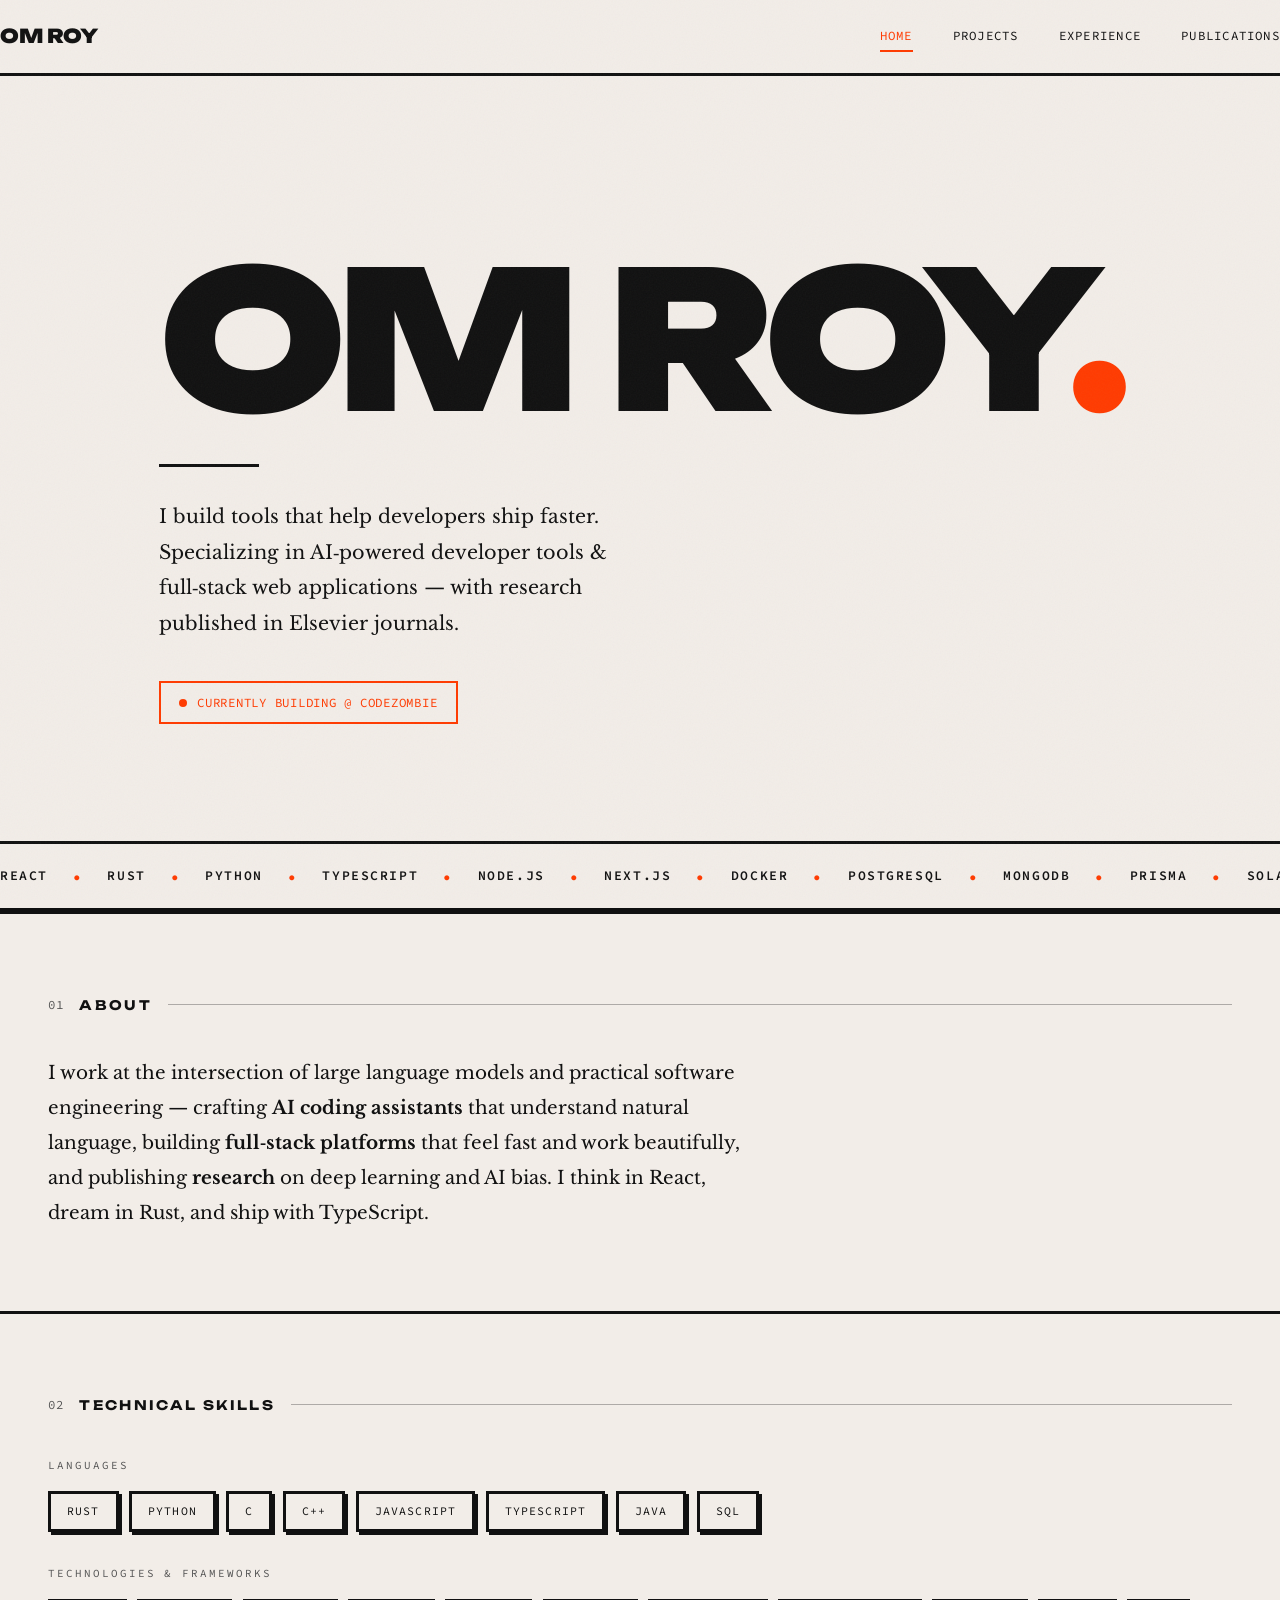
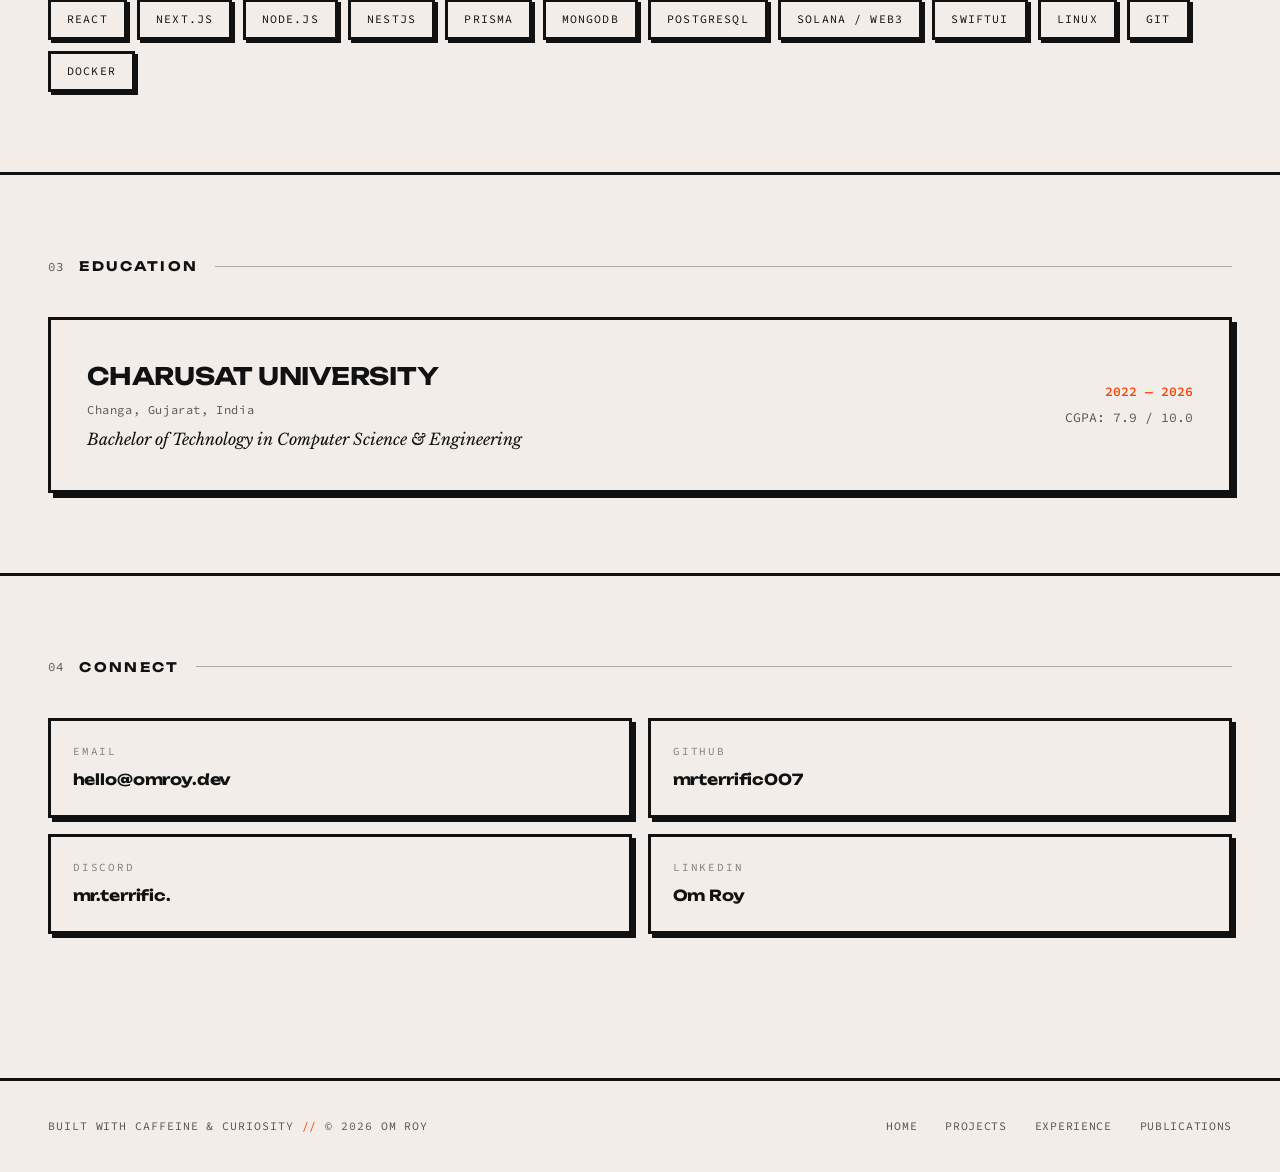
<file: index.html>
<!DOCTYPE html>
<html lang="en">
<head>
    <meta charset="UTF-8">
    <meta name="viewport" content="width=device-width, initial-scale=1.0">
    <title>Om Roy — Software Developer</title>
    <meta name="description" content="Software developer specializing in AI-powered developer tools and full-stack web applications. Published researcher in Elsevier journals.">
    <meta name="author" content="Om Roy">
    <meta property="og:title" content="Om Roy — Software Developer">
    <meta property="og:description" content="AI-powered developer tools. Full-stack web. Published researcher.">
    <meta property="og:type" content="website">
    <meta property="og:url" content="https://omroy.dev">
    <link rel="icon" href="data:image/svg+xml,%3Csvg xmlns='http://www.w3.org/2000/svg' viewBox='0 0 100 100'%3E%3Crect width='100' height='100' fill='%23111'/%3E%3Ctext x='50' y='70' font-family='monospace' font-size='42' font-weight='bold' fill='%23f2ede8' text-anchor='middle'%3EOR%3C/text%3E%3C/svg%3E">
    <link rel="preconnect" href="https://fonts.googleapis.com">
    <link rel="preconnect" href="https://fonts.gstatic.com" crossorigin>
    <link href="https://fonts.googleapis.com/css2?family=Libre+Baskerville:ital,wght@0,400;0,700;1,400&family=Source+Code+Pro:wght@400;600&family=Unbounded:wght@400;700;900&display=swap" rel="stylesheet">
    <link rel="stylesheet" href="styles.css">
</head>
<body>

    <!-- Grain texture overlay -->
    <div class="grain" aria-hidden="true"></div>

    <!-- Navigation -->
    <nav class="nav">
        <div class="container nav-inner">
            <a href="index.html" class="nav-brand">Om Roy</a>
            <div class="nav-links">
                <a href="index.html">Home</a>
                <a href="projects.html">Projects</a>
                <a href="experience.html">Experience</a>
                <a href="publications.html">Publications</a>
            </div>
            <button class="nav-toggle" aria-label="Toggle navigation">
                <span></span><span></span><span></span>
            </button>
        </div>
    </nav>

    <!-- Mobile nav overlay -->
    <div class="nav-overlay">
        <a href="index.html">Home</a>
        <a href="projects.html">Projects</a>
        <a href="experience.html">Experience</a>
        <a href="publications.html">Publications</a>
    </div>

    <main>

        <!-- ═══ HERO ═══ -->
        <section class="hero">
            <div class="container">
                <h1 class="hero-name">Om Roy<span class="accent">.</span></h1>
                <div class="hero-rule"></div>
                <p class="hero-tagline">
                    I build tools that help developers ship faster. Specializing in AI&#8209;powered
                    developer tools &amp; full&#8209;stack web applications &mdash; with research
                    published in Elsevier journals.
                </p>
                <div class="hero-status">
                    Currently building @ Codezombie
                </div>
            </div>
        </section>

        <!-- ═══ MARQUEE ═══ -->
        <div class="marquee" aria-hidden="true">
            <div class="marquee-track">
                <div class="marquee-content">
                    <span>React</span><span class="dot">&bull;</span>
                    <span>Rust</span><span class="dot">&bull;</span>
                    <span>Python</span><span class="dot">&bull;</span>
                    <span>TypeScript</span><span class="dot">&bull;</span>
                    <span>Node.js</span><span class="dot">&bull;</span>
                    <span>Next.js</span><span class="dot">&bull;</span>
                    <span>Docker</span><span class="dot">&bull;</span>
                    <span>PostgreSQL</span><span class="dot">&bull;</span>
                    <span>MongoDB</span><span class="dot">&bull;</span>
                    <span>Prisma</span><span class="dot">&bull;</span>
                    <span>Solana</span><span class="dot">&bull;</span>
                    <span>Linux</span><span class="dot">&bull;</span>
                    <span>Git</span><span class="dot">&bull;</span>
                </div>
                <div class="marquee-content">
                    <span>React</span><span class="dot">&bull;</span>
                    <span>Rust</span><span class="dot">&bull;</span>
                    <span>Python</span><span class="dot">&bull;</span>
                    <span>TypeScript</span><span class="dot">&bull;</span>
                    <span>Node.js</span><span class="dot">&bull;</span>
                    <span>Next.js</span><span class="dot">&bull;</span>
                    <span>Docker</span><span class="dot">&bull;</span>
                    <span>PostgreSQL</span><span class="dot">&bull;</span>
                    <span>MongoDB</span><span class="dot">&bull;</span>
                    <span>Prisma</span><span class="dot">&bull;</span>
                    <span>Solana</span><span class="dot">&bull;</span>
                    <span>Linux</span><span class="dot">&bull;</span>
                    <span>Git</span><span class="dot">&bull;</span>
                </div>
            </div>
        </div>

        <!-- ═══ ABOUT ═══ -->
        <section class="section" id="about">
            <div class="container">
                <div class="section-label reveal">
                    <span class="section-number">01</span>
                    <span class="section-name">About</span>
                    <span class="section-line"></span>
                </div>
                <p class="about-text reveal" data-delay="1">
                    I work at the intersection of large language models and practical software engineering &mdash;
                    crafting <strong>AI coding assistants</strong> that understand natural language, building
                    <strong>full&#8209;stack platforms</strong> that feel fast and work beautifully, and publishing
                    <strong>research</strong> on deep learning and AI bias. I think in React, dream in Rust,
                    and ship with TypeScript.
                </p>
            </div>
        </section>

        <!-- ═══ SKILLS ═══ -->
        <section class="section" id="skills">
            <div class="container">
                <div class="section-label reveal">
                    <span class="section-number">02</span>
                    <span class="section-name">Technical Skills</span>
                    <span class="section-line"></span>
                </div>
                <div class="tag-group reveal" data-delay="1">
                    <div class="tag-group-label">Languages</div>
                    <div class="tags">
                        <span class="tag">Rust</span>
                        <span class="tag">Python</span>
                        <span class="tag">C</span>
                        <span class="tag">C++</span>
                        <span class="tag">JavaScript</span>
                        <span class="tag">TypeScript</span>
                        <span class="tag">Java</span>
                        <span class="tag">SQL</span>
                    </div>
                </div>
                <div class="tag-group reveal" data-delay="2">
                    <div class="tag-group-label">Technologies &amp; Frameworks</div>
                    <div class="tags">
                        <span class="tag">React</span>
                        <span class="tag">Next.js</span>
                        <span class="tag">Node.js</span>
                        <span class="tag">NestJS</span>
                        <span class="tag">Prisma</span>
                        <span class="tag">MongoDB</span>
                        <span class="tag">PostgreSQL</span>
                        <span class="tag">Solana / Web3</span>
                        <span class="tag">SwiftUI</span>
                        <span class="tag">Linux</span>
                        <span class="tag">Git</span>
                        <span class="tag">Docker</span>
                    </div>
                </div>
            </div>
        </section>

        <!-- ═══ EDUCATION ═══ -->
        <section class="section" id="education">
            <div class="container">
                <div class="section-label reveal">
                    <span class="section-number">03</span>
                    <span class="section-name">Education</span>
                    <span class="section-line"></span>
                </div>
                <div class="edu-block reveal" data-delay="1">
                    <div>
                        <div class="edu-institution">Charusat University</div>
                        <div class="edu-location">Changa, Gujarat, India</div>
                        <div class="edu-degree">Bachelor of Technology in Computer Science &amp; Engineering</div>
                    </div>
                    <div class="edu-meta">
                        <div class="edu-years">2022 &mdash; 2026</div>
                        <div class="edu-cgpa">CGPA: 7.9 / 10.0</div>
                    </div>
                </div>
            </div>
        </section>

        <!-- ═══ CONNECT ═══ -->
        <section class="section" id="connect">
            <div class="container">
                <div class="section-label reveal">
                    <span class="section-number">04</span>
                    <span class="section-name">Connect</span>
                    <span class="section-line"></span>
                </div>
                <div class="contact-grid reveal" data-delay="1">
                    <a href="mailto:hello@omroy.dev" class="contact-item">
                        <span class="contact-label">Email</span>
                        <span class="contact-value">hello@omroy.dev</span>
                    </a>
                    <a href="https://github.com/mrterrific007" class="contact-item" target="_blank" rel="noopener noreferrer">
                        <span class="contact-label">GitHub</span>
                        <span class="contact-value">mrterrific007</span>
                    </a>
                    <a href="https://discord.com/users/mr.terrific." class="contact-item" target="_blank" rel="noopener noreferrer">
                        <span class="contact-label">Discord</span>
                        <span class="contact-value">mr.terrific.</span>
                    </a>
                    <a href="https://www.linkedin.com/in/om-roy-1719a4251" class="contact-item" target="_blank" rel="noopener noreferrer">
                        <span class="contact-label">LinkedIn</span>
                        <span class="contact-value">Om Roy</span>
                    </a>
                </div>
            </div>
        </section>

    </main>

    <!-- Footer -->
    <footer class="footer">
        <div class="container footer-inner">
            <div class="footer-text">
                built with caffeine &amp; curiosity <span class="accent">//</span> &copy; 2026 Om Roy
            </div>
            <div class="footer-links">
                <a href="index.html">Home</a>
                <a href="projects.html">Projects</a>
                <a href="experience.html">Experience</a>
                <a href="publications.html">Publications</a>
            </div>
        </div>
    </footer>

    <script src="script.js"></script>
</body>
</html>
</file>
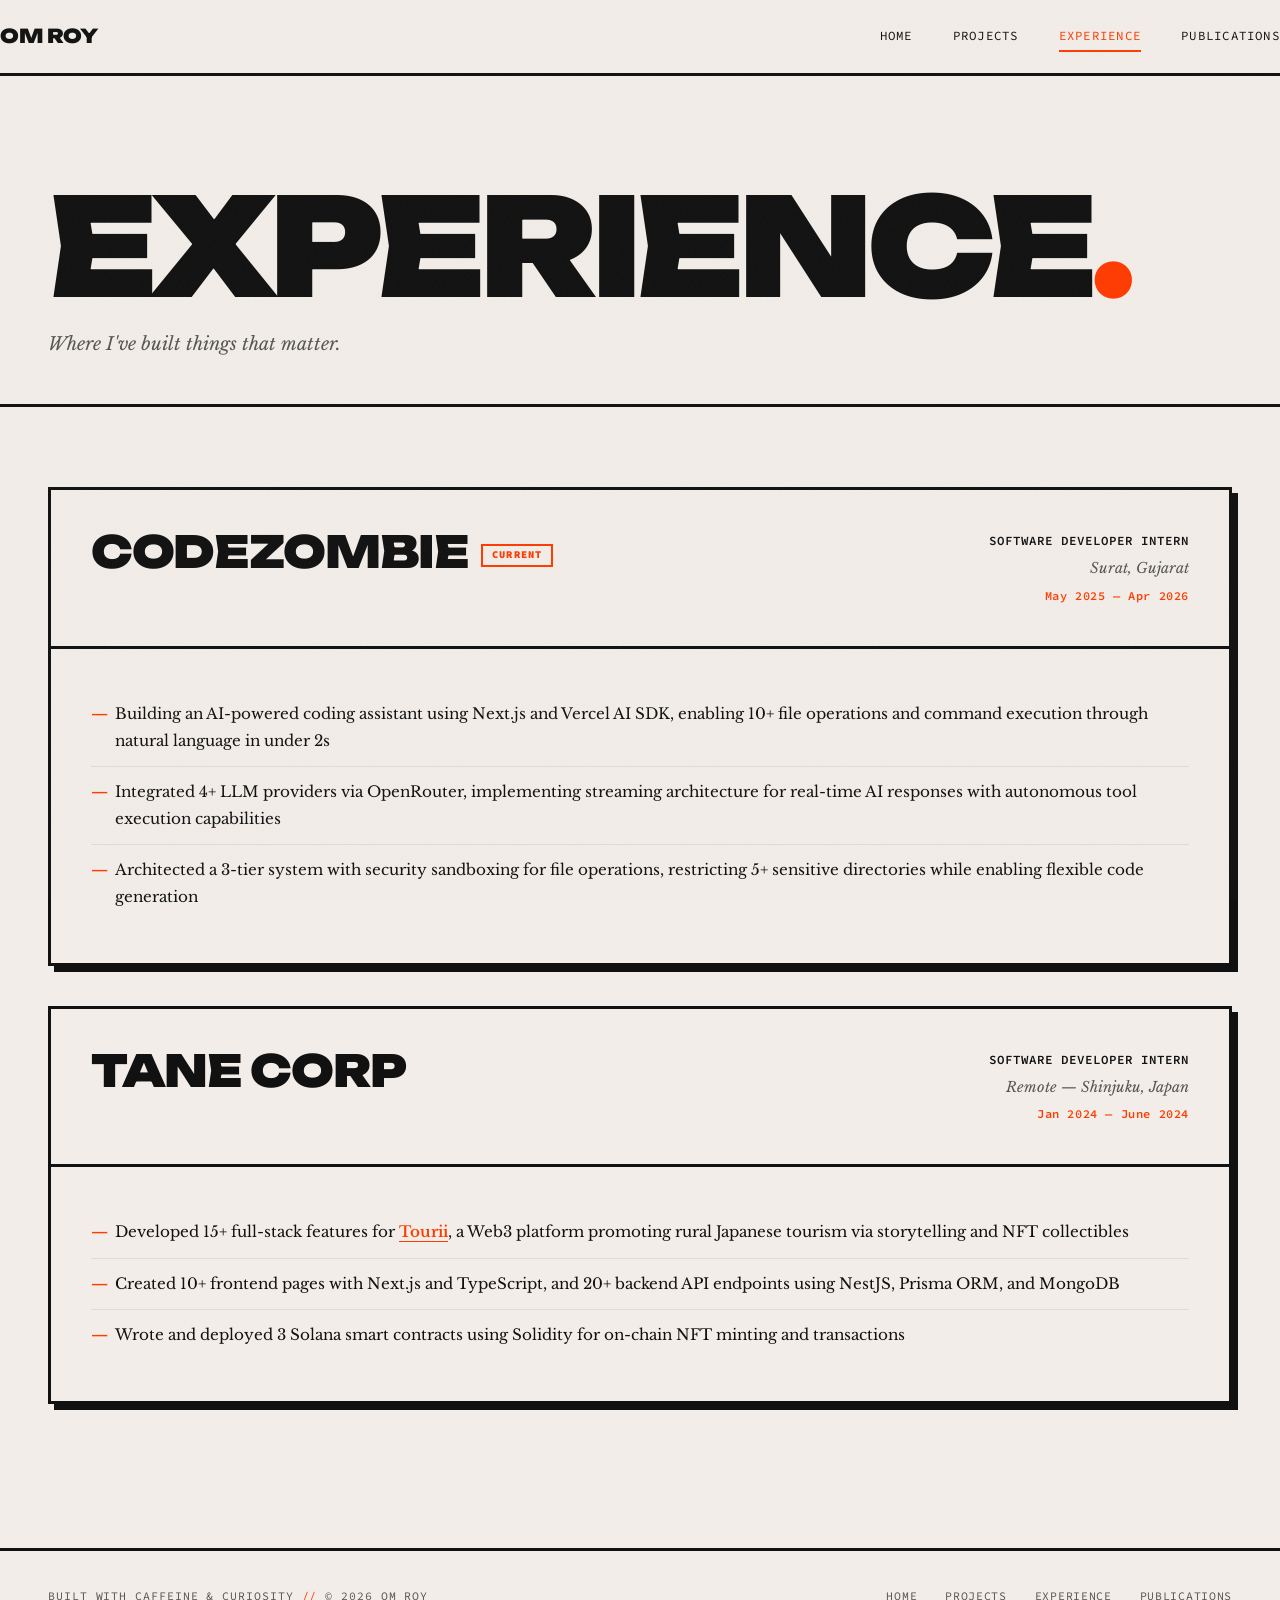
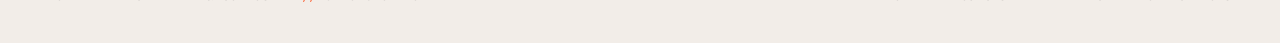
<file: experience.html>
<!DOCTYPE html>
<html lang="en">
<head>
    <meta charset="UTF-8">
    <meta name="viewport" content="width=device-width, initial-scale=1.0">
    <title>Experience — Om Roy</title>
    <meta name="description" content="Professional experience of Om Roy — AI developer tools, Web3 platforms, and full-stack engineering.">
    <meta name="author" content="Om Roy">
    <link rel="icon" href="data:image/svg+xml,%3Csvg xmlns='http://www.w3.org/2000/svg' viewBox='0 0 100 100'%3E%3Crect width='100' height='100' fill='%23111'/%3E%3Ctext x='50' y='70' font-family='monospace' font-size='42' font-weight='bold' fill='%23f2ede8' text-anchor='middle'%3EOR%3C/text%3E%3C/svg%3E">
    <link rel="preconnect" href="https://fonts.googleapis.com">
    <link rel="preconnect" href="https://fonts.gstatic.com" crossorigin>
    <link href="https://fonts.googleapis.com/css2?family=Libre+Baskerville:ital,wght@0,400;0,700;1,400&family=Source+Code+Pro:wght@400;600&family=Unbounded:wght@400;700;900&display=swap" rel="stylesheet">
    <link rel="stylesheet" href="styles.css">
</head>
<body>

    <div class="grain" aria-hidden="true"></div>

    <!-- Navigation -->
    <nav class="nav">
        <div class="container nav-inner">
            <a href="index.html" class="nav-brand">Om Roy</a>
            <div class="nav-links">
                <a href="index.html">Home</a>
                <a href="projects.html">Projects</a>
                <a href="experience.html">Experience</a>
                <a href="publications.html">Publications</a>
            </div>
            <button class="nav-toggle" aria-label="Toggle navigation">
                <span></span><span></span><span></span>
            </button>
        </div>
    </nav>

    <div class="nav-overlay">
        <a href="index.html">Home</a>
        <a href="projects.html">Projects</a>
        <a href="experience.html">Experience</a>
        <a href="publications.html">Publications</a>
    </div>

    <main>

        <!-- Page Hero -->
        <section class="page-hero">
            <div class="container">
                <h1 class="page-title">Experience<span class="accent">.</span></h1>
                <p class="page-subtitle">Where I've built things that matter.</p>
            </div>
        </section>

        <!-- Experience -->
        <section class="section">
            <div class="container">
                <div class="experience-grid">

                    <!-- Experience 01: Codezombie -->
                    <article class="exp-block reveal">
                        <div class="exp-header">
                            <div>
                                <h2 class="exp-company">Codezombie<span class="exp-badge">Current</span></h2>
                            </div>
                            <div class="exp-meta">
                                <div class="exp-role">Software Developer Intern</div>
                                <div class="exp-location">Surat, Gujarat</div>
                                <div class="exp-dates">May 2025 &mdash; Apr 2026</div>
                            </div>
                        </div>
                        <div class="exp-body">
                            <ul>
                                <li>Building an AI-powered coding assistant using Next.js and Vercel AI SDK, enabling 10+ file operations and command execution through natural language in under 2s</li>
                                <li>Integrated 4+ LLM providers via OpenRouter, implementing streaming architecture for real-time AI responses with autonomous tool execution capabilities</li>
                                <li>Architected a 3-tier system with security sandboxing for file operations, restricting 5+ sensitive directories while enabling flexible code generation</li>
                            </ul>
                        </div>
                    </article>

                    <!-- Experience 02: Tane Corp -->
                    <article class="exp-block reveal" data-delay="1">
                        <div class="exp-header">
                            <div>
                                <h2 class="exp-company">Tane Corp</h2>
                            </div>
                            <div class="exp-meta">
                                <div class="exp-role">Software Developer Intern</div>
                                <div class="exp-location">Remote &mdash; Shinjuku, Japan</div>
                                <div class="exp-dates">Jan 2024 &mdash; June 2024</div>
                            </div>
                        </div>
                        <div class="exp-body">
                            <ul>
                                <li>Developed 15+ full-stack features for <a href="https://tourii.xyz" class="inline-link" target="_blank" rel="noopener noreferrer">Tourii</a>, a Web3 platform promoting rural Japanese tourism via storytelling and NFT collectibles</li>
                                <li>Created 10+ frontend pages with Next.js and TypeScript, and 20+ backend API endpoints using NestJS, Prisma ORM, and MongoDB</li>
                                <li>Wrote and deployed 3 Solana smart contracts using Solidity for on-chain NFT minting and transactions</li>
                            </ul>
                        </div>
                    </article>

                </div>
            </div>
        </section>

    </main>

    <!-- Footer -->
    <footer class="footer">
        <div class="container footer-inner">
            <div class="footer-text">
                built with caffeine &amp; curiosity <span class="accent">//</span> &copy; 2026 Om Roy
            </div>
            <div class="footer-links">
                <a href="index.html">Home</a>
                <a href="projects.html">Projects</a>
                <a href="experience.html">Experience</a>
                <a href="publications.html">Publications</a>
            </div>
        </div>
    </footer>

    <script src="script.js"></script>
</body>
</html>
</file>
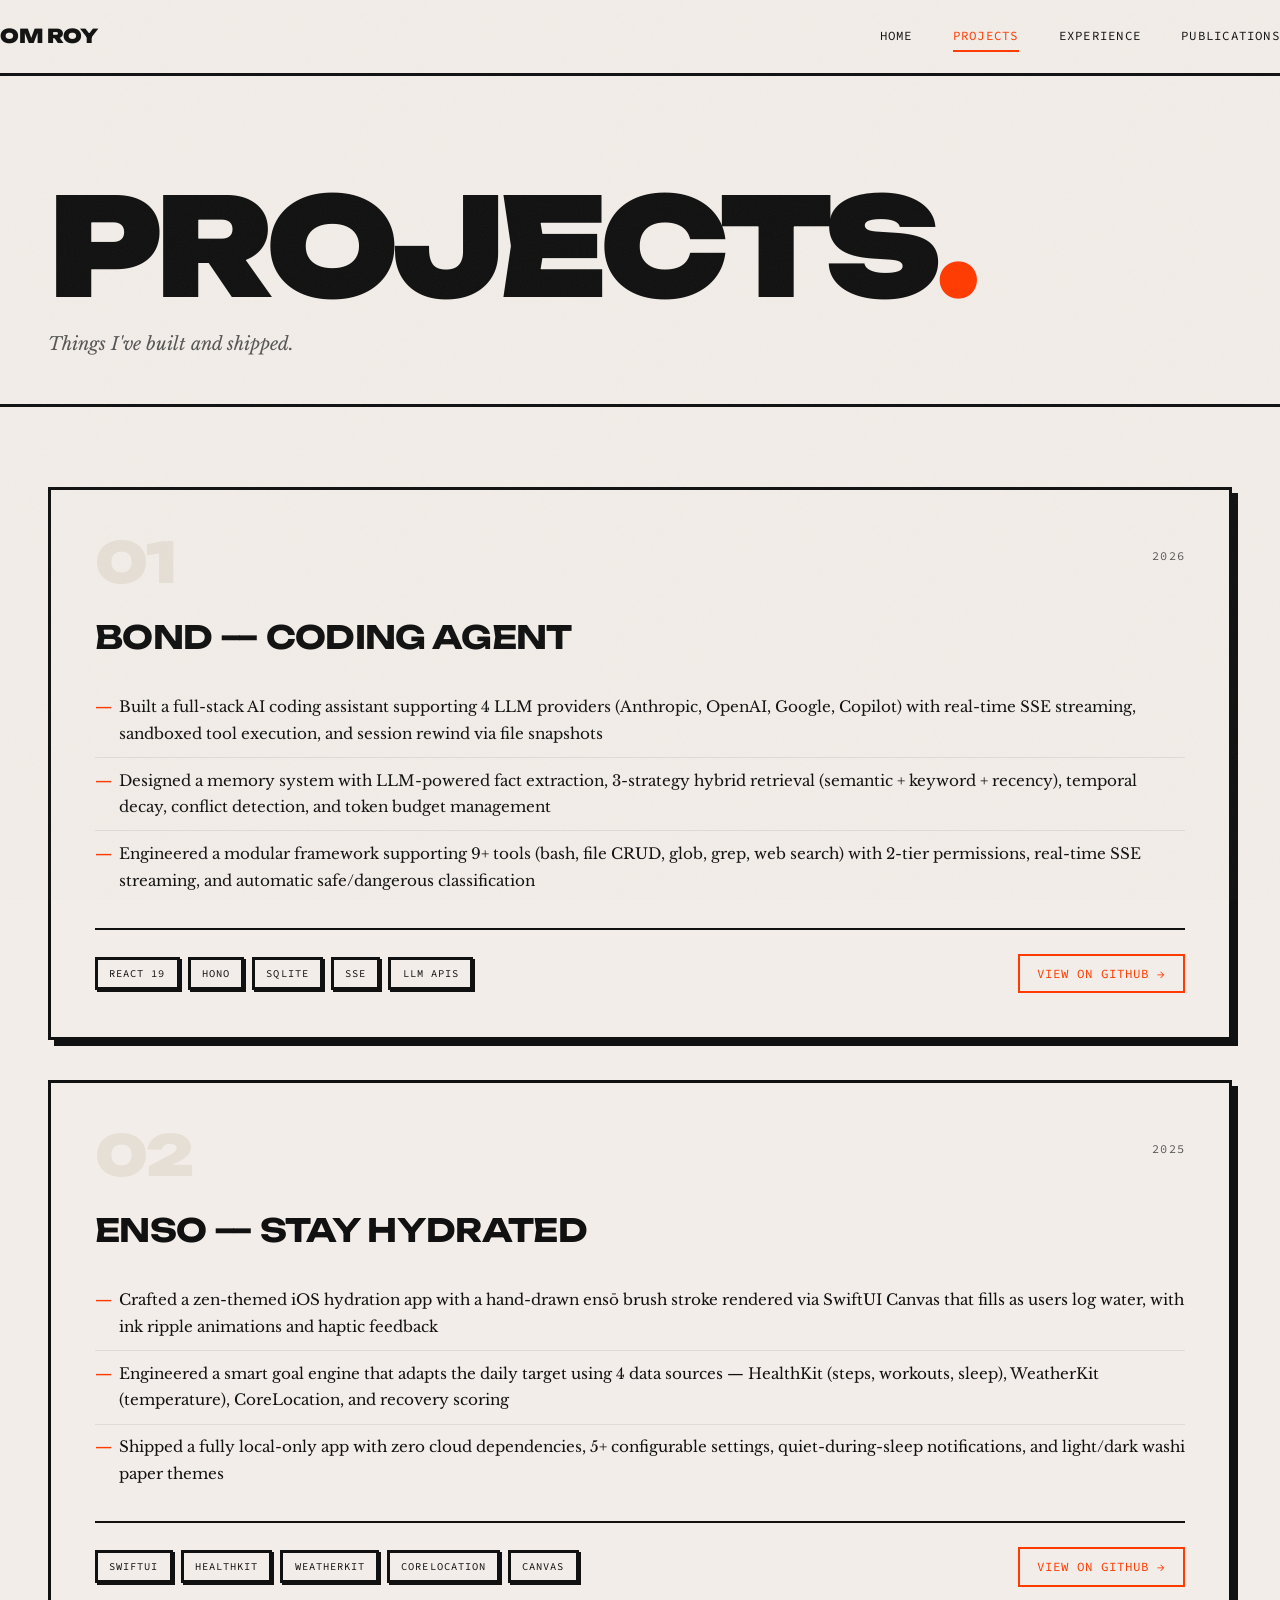
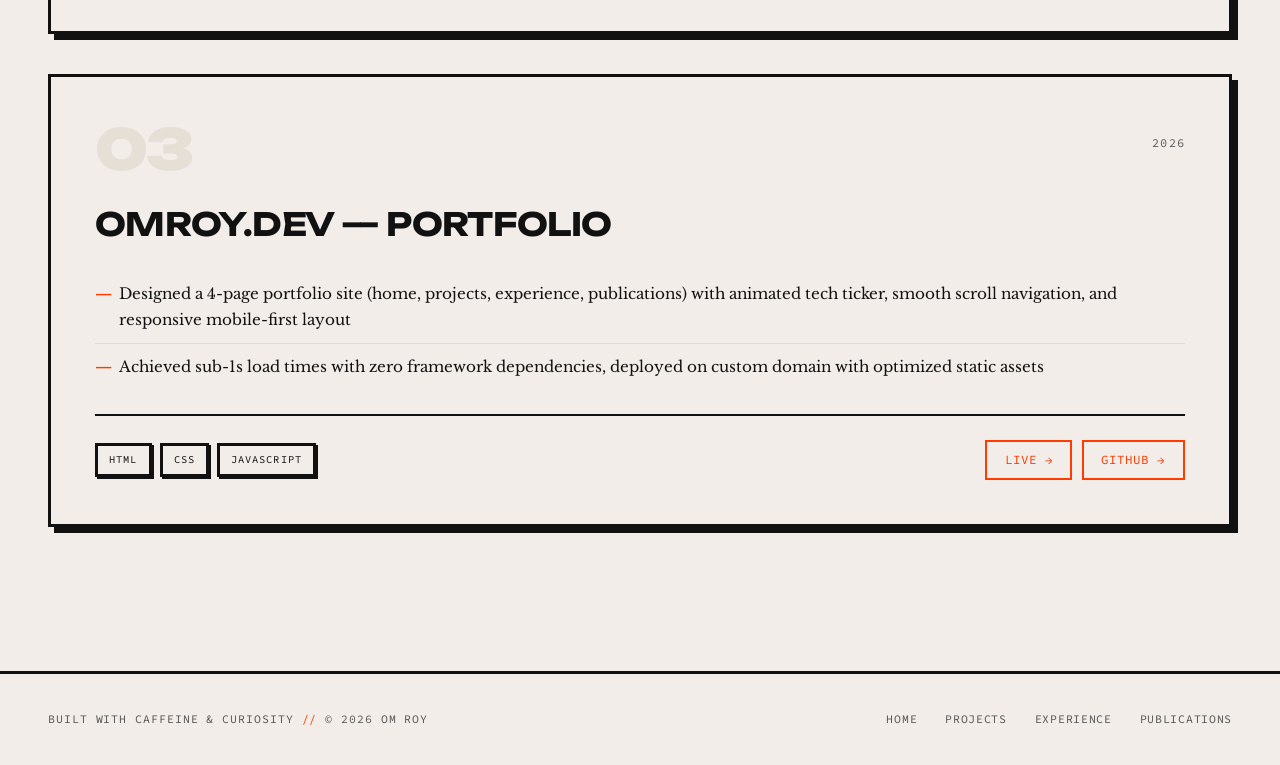
<file: projects.html>
<!DOCTYPE html>
<html lang="en">
<head>
    <meta charset="UTF-8">
    <meta name="viewport" content="width=device-width, initial-scale=1.0">
    <title>Projects — Om Roy</title>
    <meta name="description" content="Projects by Om Roy — AI coding assistants, real-time platforms, and cross-platform apps.">
    <meta name="author" content="Om Roy">
    <link rel="icon" href="data:image/svg+xml,%3Csvg xmlns='http://www.w3.org/2000/svg' viewBox='0 0 100 100'%3E%3Crect width='100' height='100' fill='%23111'/%3E%3Ctext x='50' y='70' font-family='monospace' font-size='42' font-weight='bold' fill='%23f2ede8' text-anchor='middle'%3EOR%3C/text%3E%3C/svg%3E">
    <link rel="preconnect" href="https://fonts.googleapis.com">
    <link rel="preconnect" href="https://fonts.gstatic.com" crossorigin>
    <link href="https://fonts.googleapis.com/css2?family=Libre+Baskerville:ital,wght@0,400;0,700;1,400&family=Source+Code+Pro:wght@400;600&family=Unbounded:wght@400;700;900&display=swap" rel="stylesheet">
    <link rel="stylesheet" href="styles.css">
</head>
<body>

    <div class="grain" aria-hidden="true"></div>

    <!-- Navigation -->
    <nav class="nav">
        <div class="container nav-inner">
            <a href="index.html" class="nav-brand">Om Roy</a>
            <div class="nav-links">
                <a href="index.html">Home</a>
                <a href="projects.html">Projects</a>
                <a href="experience.html">Experience</a>
                <a href="publications.html">Publications</a>
            </div>
            <button class="nav-toggle" aria-label="Toggle navigation">
                <span></span><span></span><span></span>
            </button>
        </div>
    </nav>

    <div class="nav-overlay">
        <a href="index.html">Home</a>
        <a href="projects.html">Projects</a>
        <a href="experience.html">Experience</a>
        <a href="publications.html">Publications</a>
    </div>

    <main>

        <!-- Page Hero -->
        <section class="page-hero">
            <div class="container">
                <h1 class="page-title">Projects<span class="accent">.</span></h1>
                <p class="page-subtitle">Things I've built and shipped.</p>
            </div>
        </section>

        <!-- Projects -->
        <section class="section">
            <div class="container">
                <div class="projects-grid">

                    <!-- Project 01: Bond — Coding Agent -->
                    <article class="project-card reveal">
                        <div class="project-header">
                            <span class="project-number">01</span>
                            <span class="project-year">2026</span>
                        </div>
                        <h2 class="project-name">Bond &mdash; Coding Agent</h2>
                        <div class="project-desc">
                            <ul>
                                <li>Built a full-stack AI coding assistant supporting 4 LLM providers (Anthropic, OpenAI, Google, Copilot) with real-time SSE streaming, sandboxed tool execution, and session rewind via file snapshots</li>
                                <li>Designed a memory system with LLM-powered fact extraction, 3-strategy hybrid retrieval (semantic + keyword + recency), temporal decay, conflict detection, and token budget management</li>
                                <li>Engineered a modular framework supporting 9+ tools (bash, file CRUD, glob, grep, web search) with 2-tier permissions, real-time SSE streaming, and automatic safe/dangerous classification</li>
                            </ul>
                        </div>
                        <div class="project-footer">
                            <div class="project-tags">
                                <span class="tag">React 19</span>
                                <span class="tag">Hono</span>
                                <span class="tag">SQLite</span>
                                <span class="tag">SSE</span>
                                <span class="tag">LLM APIs</span>
                            </div>
                            <a href="https://github.com/mrterrific007/bond" class="project-link" target="_blank" rel="noopener noreferrer">View on GitHub &rarr;</a>
                        </div>
                    </article>

                    <!-- Project 02: Enso — Stay Hydrated -->
                    <article class="project-card reveal" data-delay="1">
                        <div class="project-header">
                            <span class="project-number">02</span>
                            <span class="project-year">2025</span>
                        </div>
                        <h2 class="project-name">Enso &mdash; Stay Hydrated</h2>
                        <div class="project-desc">
                            <ul>
                                <li>Crafted a zen-themed iOS hydration app with a hand-drawn ens&#333; brush stroke rendered via SwiftUI Canvas that fills as users log water, with ink ripple animations and haptic feedback</li>
                                <li>Engineered a smart goal engine that adapts the daily target using 4 data sources &mdash; HealthKit (steps, workouts, sleep), WeatherKit (temperature), CoreLocation, and recovery scoring</li>
                                <li>Shipped a fully local-only app with zero cloud dependencies, 5+ configurable settings, quiet-during-sleep notifications, and light/dark washi paper themes</li>
                            </ul>
                        </div>
                        <div class="project-footer">
                            <div class="project-tags">
                                <span class="tag">SwiftUI</span>
                                <span class="tag">HealthKit</span>
                                <span class="tag">WeatherKit</span>
                                <span class="tag">CoreLocation</span>
                                <span class="tag">Canvas</span>
                            </div>
                            <a href="https://github.com/mrterrific007/water-reminder" class="project-link" target="_blank" rel="noopener noreferrer">View on GitHub &rarr;</a>
                        </div>
                    </article>

                    <!-- Project 03: OmRoy.dev — Portfolio Website -->
                    <article class="project-card reveal" data-delay="2">
                        <div class="project-header">
                            <span class="project-number">03</span>
                            <span class="project-year">2026</span>
                        </div>
                        <h2 class="project-name">OmRoy.dev &mdash; Portfolio</h2>
                        <div class="project-desc">
                            <ul>
                                <li>Designed a 4-page portfolio site (home, projects, experience, publications) with animated tech ticker, smooth scroll navigation, and responsive mobile-first layout</li>
                                <li>Achieved sub-1s load times with zero framework dependencies, deployed on custom domain with optimized static assets</li>
                            </ul>
                        </div>
                        <div class="project-footer">
                            <div class="project-tags">
                                <span class="tag">HTML</span>
                                <span class="tag">CSS</span>
                                <span class="tag">JavaScript</span>
                            </div>
                            <div class="project-links">
                                <a href="https://omroy.dev" class="project-link" target="_blank" rel="noopener noreferrer">Live &rarr;</a>
                                <a href="https://github.com/mrterrific007/omroy.dev" class="project-link" target="_blank" rel="noopener noreferrer">GitHub &rarr;</a>
                            </div>
                        </div>
                    </article>

                </div>
            </div>
        </section>

    </main>

    <!-- Footer -->
    <footer class="footer">
        <div class="container footer-inner">
            <div class="footer-text">
                built with caffeine &amp; curiosity <span class="accent">//</span> &copy; 2026 Om Roy
            </div>
            <div class="footer-links">
                <a href="index.html">Home</a>
                <a href="projects.html">Projects</a>
                <a href="experience.html">Experience</a>
                <a href="publications.html">Publications</a>
            </div>
        </div>
    </footer>

    <script src="script.js"></script>
</body>
</html>
</file>
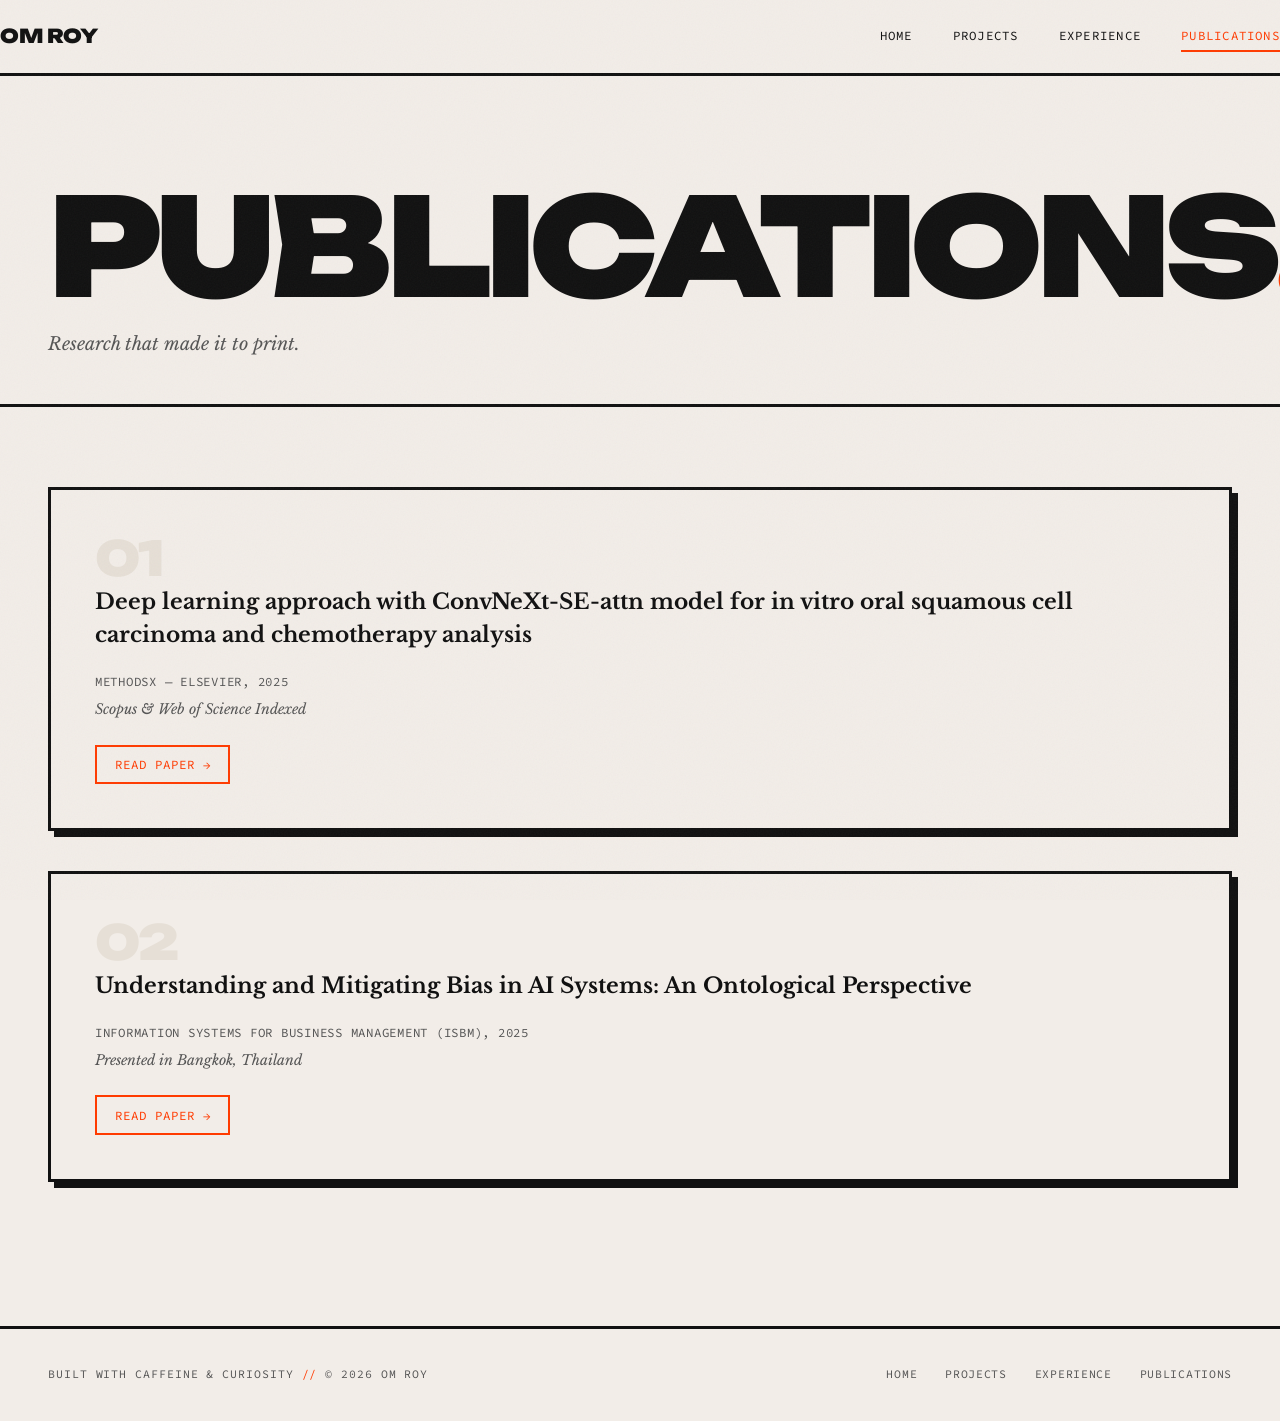
<file: publications.html>
<!DOCTYPE html>
<html lang="en">
<head>
    <meta charset="UTF-8">
    <meta name="viewport" content="width=device-width, initial-scale=1.0">
    <title>Publications — Om Roy</title>
    <meta name="description" content="Research publications by Om Roy — deep learning, AI bias, and computer vision in Elsevier and ISBM journals.">
    <meta name="author" content="Om Roy">
    <link rel="icon" href="data:image/svg+xml,%3Csvg xmlns='http://www.w3.org/2000/svg' viewBox='0 0 100 100'%3E%3Crect width='100' height='100' fill='%23111'/%3E%3Ctext x='50' y='70' font-family='monospace' font-size='42' font-weight='bold' fill='%23f2ede8' text-anchor='middle'%3EOR%3C/text%3E%3C/svg%3E">
    <link rel="preconnect" href="https://fonts.googleapis.com">
    <link rel="preconnect" href="https://fonts.gstatic.com" crossorigin>
    <link href="https://fonts.googleapis.com/css2?family=Libre+Baskerville:ital,wght@0,400;0,700;1,400&family=Source+Code+Pro:wght@400;600&family=Unbounded:wght@400;700;900&display=swap" rel="stylesheet">
    <link rel="stylesheet" href="styles.css">
</head>
<body>

    <div class="grain" aria-hidden="true"></div>

    <!-- Navigation -->
    <nav class="nav">
        <div class="container nav-inner">
            <a href="index.html" class="nav-brand">Om Roy</a>
            <div class="nav-links">
                <a href="index.html">Home</a>
                <a href="projects.html">Projects</a>
                <a href="experience.html">Experience</a>
                <a href="publications.html">Publications</a>
            </div>
            <button class="nav-toggle" aria-label="Toggle navigation">
                <span></span><span></span><span></span>
            </button>
        </div>
    </nav>

    <div class="nav-overlay">
        <a href="index.html">Home</a>
        <a href="projects.html">Projects</a>
        <a href="experience.html">Experience</a>
        <a href="publications.html">Publications</a>
    </div>

    <main>

        <!-- Page Hero -->
        <section class="page-hero">
            <div class="container">
                <h1 class="page-title">Publications<span class="accent">.</span></h1>
                <p class="page-subtitle">Research that made it to print.</p>
            </div>
        </section>

        <!-- Publications -->
        <section class="section">
            <div class="container">
                <div class="publications-grid">

                    <!-- Publication 01 -->
                    <article class="pub-entry reveal">
                        <span class="pub-number">01</span>
                        <h2 class="pub-title">Deep learning approach with ConvNeXt-SE-attn model for in vitro oral squamous cell carcinoma and chemotherapy analysis</h2>
                        <div class="pub-journal">MethodsX &mdash; Elsevier, 2025</div>
                        <div class="pub-detail">Scopus &amp; Web of Science Indexed</div>
                        <a href="https://www.sciencedirect.com/science/article/pii/S2215016125003632" class="pub-link" target="_blank" rel="noopener noreferrer">Read Paper &rarr;</a>
                    </article>

                    <!-- Publication 02 -->
                    <article class="pub-entry reveal" data-delay="1">
                        <span class="pub-number">02</span>
                        <h2 class="pub-title">Understanding and Mitigating Bias in AI Systems: An Ontological Perspective</h2>
                        <div class="pub-journal">Information Systems for Business Management (ISBM), 2025</div>
                        <div class="pub-detail">Presented in Bangkok, Thailand</div>
                        <a href="https://drive.google.com/file/d/1vUm9jVFKBv5eLYip02Nupg5isA0idj4i/view" class="pub-link" target="_blank" rel="noopener noreferrer">Read Paper &rarr;</a>
                    </article>

                </div>
            </div>
        </section>

    </main>

    <!-- Footer -->
    <footer class="footer">
        <div class="container footer-inner">
            <div class="footer-text">
                built with caffeine &amp; curiosity <span class="accent">//</span> &copy; 2026 Om Roy
            </div>
            <div class="footer-links">
                <a href="index.html">Home</a>
                <a href="projects.html">Projects</a>
                <a href="experience.html">Experience</a>
                <a href="publications.html">Publications</a>
            </div>
        </div>
    </footer>

    <script src="script.js"></script>
</body>
</html>
</file>
<file: styles.css>
/* ═══════════════════════════════════════════════════════
   OMROY.DEV — BRUTALIST PAPER
   A raw, intentional, unforgettable portfolio.
   ═══════════════════════════════════════════════════════ */

/* --- Fonts --- */
@import url('https://fonts.googleapis.com/css2?family=Libre+Baskerville:ital,wght@0,400;0,700;1,400&family=Source+Code+Pro:wght@400;600&family=Unbounded:wght@400;700;900&display=swap');

/* --- Variables --- */
:root {
    --bg: #f2ede8;
    --bg-alt: #e6dfd6;
    --accent: #ff3b00;
    --text: #111111;
    --text-light: #555555;
    --border: #111111;
    --border-w: 3px;
    --font-display: 'Unbounded', sans-serif;
    --font-body: 'Libre Baskerville', serif;
    --font-mono: 'Source Code Pro', monospace;
    --container: 1280px;
    --gutter: clamp(1.5rem, 4vw, 3rem);
}

/* --- Reset --- */
*, *::before, *::after {
    margin: 0;
    padding: 0;
    box-sizing: border-box;
}

/* --- Selection --- */
::selection {
    background: var(--accent);
    color: var(--bg);
}

/* --- Base --- */
html {
    scroll-behavior: smooth;
    font-size: 16px;
}

body {
    font-family: var(--font-body);
    background: var(--bg);
    color: var(--text);
    line-height: 1.7;
    -webkit-font-smoothing: antialiased;
    -moz-osx-font-smoothing: grayscale;
    overflow-x: hidden;
}

a {
    color: inherit;
    text-decoration: none;
}

a:focus-visible {
    outline: 2px solid var(--accent);
    outline-offset: 2px;
}

img {
    max-width: 100%;
    display: block;
}

ul, ol {
    list-style: none;
}

/* --- Grain Overlay --- */
.grain {
    position: fixed;
    inset: 0;
    pointer-events: none;
    z-index: 10000;
    opacity: 0.04;
    background-image: url("data:image/svg+xml,%3Csvg viewBox='0 0 256 256' xmlns='http://www.w3.org/2000/svg'%3E%3Cfilter id='n'%3E%3CfeTurbulence type='fractalNoise' baseFrequency='0.7' numOctaves='4' stitchTiles='stitch'/%3E%3C/filter%3E%3Crect width='100%25' height='100%25' filter='url(%23n)'/%3E%3C/svg%3E");
    background-repeat: repeat;
    background-size: 256px 256px;
}

/* --- Container --- */
.container {
    max-width: var(--container);
    margin: 0 auto;
    padding: 0 var(--gutter);
}

/* ═══════════════════════════════════════
   NAVIGATION
   ═══════════════════════════════════════ */

.nav {
    position: sticky;
    top: 0;
    z-index: 1000;
    background: var(--bg);
    border-bottom: var(--border-w) solid var(--border);
}

.nav-inner {
    display: flex;
    align-items: center;
    justify-content: space-between;
    padding: 1.25rem 0;
}

.nav-brand {
    font-family: var(--font-display);
    font-weight: 900;
    font-size: 1.2rem;
    text-transform: uppercase;
    letter-spacing: -0.02em;
}

.nav-links {
    display: flex;
    gap: 2.5rem;
}

.nav-links a {
    font-family: var(--font-mono);
    font-size: 0.78rem;
    text-transform: uppercase;
    letter-spacing: 0.1em;
    padding: 0.25rem 0;
    border-bottom: 2px solid transparent;
    transition: border-color 0.1s, color 0.1s;
}

.nav-links a:hover {
    color: var(--accent);
    border-bottom-color: var(--accent);
}

.nav-links a.active {
    color: var(--accent);
    border-bottom-color: var(--accent);
}

/* Hamburger toggle */
.nav-toggle {
    display: none;
    flex-direction: column;
    justify-content: center;
    gap: 6px;
    background: none;
    border: none;
    cursor: pointer;
    padding: 4px;
    z-index: 1001;
}

.nav-toggle span {
    display: block;
    width: 28px;
    height: 3px;
    background: var(--text);
    transition: transform 0.25s ease, opacity 0.25s ease;
    transform-origin: center;
}

.nav-toggle.active span:nth-child(1) {
    transform: rotate(45deg) translate(6px, 7px);
}

.nav-toggle.active span:nth-child(2) {
    opacity: 0;
}

.nav-toggle.active span:nth-child(3) {
    transform: rotate(-45deg) translate(6px, -7px);
}

/* Mobile nav overlay */
.nav-overlay {
    position: fixed;
    inset: 0;
    background: var(--bg);
    z-index: 999;
    display: flex;
    flex-direction: column;
    align-items: center;
    justify-content: center;
    gap: 0;
    opacity: 0;
    pointer-events: none;
    transition: opacity 0.25s ease;
}

.nav-overlay.active {
    opacity: 1;
    pointer-events: auto;
}

.nav-overlay a {
    font-family: var(--font-display);
    font-weight: 900;
    font-size: clamp(2rem, 8vw, 3.5rem);
    text-transform: uppercase;
    padding: 1.25rem 0;
    border-bottom: var(--border-w) solid var(--border);
    width: 80%;
    text-align: center;
    transition: color 0.1s;
}

.nav-overlay a:first-child {
    border-top: var(--border-w) solid var(--border);
}

.nav-overlay a:hover {
    color: var(--accent);
}

/* ═══════════════════════════════════════
   HERO (Home Page)
   ═══════════════════════════════════════ */

.hero {
    padding: clamp(4rem, 15vh, 10rem) 0 clamp(3rem, 8vh, 6rem);
    min-height: 85vh;
    display: flex;
    align-items: center;
}

.hero-name {
    font-family: var(--font-display);
    font-weight: 900;
    font-size: clamp(3.5rem, 15vw, 13rem);
    line-height: 0.88;
    text-transform: uppercase;
    letter-spacing: -0.05em;
    white-space: nowrap;
    animation: fadeInUp 0.8s ease forwards;
}

.hero-name .accent {
    color: var(--accent);
}

.hero-rule {
    width: 100px;
    height: var(--border-w);
    background: var(--border);
    margin: 2.5rem 0 2rem;
    animation: fadeInUp 0.8s ease 0.2s both;
}

.hero-tagline {
    font-size: clamp(1rem, 1.8vw, 1.2rem);
    max-width: 520px;
    line-height: 1.85;
    animation: fadeInUp 0.8s ease 0.35s both;
}

.hero-status {
    display: inline-flex;
    align-items: center;
    gap: 0.6rem;
    font-family: var(--font-mono);
    font-size: 0.78rem;
    text-transform: uppercase;
    letter-spacing: 0.06em;
    margin-top: 2.5rem;
    padding: 0.55rem 1.15rem;
    border: 2px solid var(--accent);
    color: var(--accent);
    animation: fadeInUp 0.8s ease 0.5s both;
}

.hero-status::before {
    content: '';
    width: 8px;
    height: 8px;
    background: var(--accent);
    border-radius: 50%;
    animation: pulse 2s ease-in-out infinite;
    flex-shrink: 0;
}

/* ═══════════════════════════════════════
   PAGE HERO (Inner Pages)
   ═══════════════════════════════════════ */

.page-hero {
    padding: clamp(4rem, 12vh, 9rem) 0 clamp(2rem, 5vh, 4rem);
}

.page-title {
    font-family: var(--font-display);
    font-weight: 900;
    font-size: clamp(2.8rem, 11vw, 8.5rem);
    text-transform: uppercase;
    letter-spacing: -0.05em;
    line-height: 0.92;
    white-space: nowrap;
    animation: fadeInUp 0.8s ease forwards;
}

.page-title .accent {
    color: var(--accent);
}

.page-subtitle {
    font-style: italic;
    font-size: 1.125rem;
    margin-top: 1.25rem;
    color: var(--text-light);
    animation: fadeInUp 0.8s ease 0.2s both;
}

/* ═══════════════════════════════════════
   MARQUEE TICKER
   ═══════════════════════════════════════ */

.marquee {
    border-top: var(--border-w) solid var(--border);
    border-bottom: var(--border-w) solid var(--border);
    padding: 1.1rem 0;
    overflow: hidden;
    white-space: nowrap;
}

.marquee-track {
    display: inline-flex;
    animation: marquee 30s linear infinite;
}

.marquee-content {
    display: inline-flex;
    align-items: center;
    gap: 1.5rem;
    padding-right: 1.5rem;
    font-family: var(--font-mono);
    font-size: 0.82rem;
    text-transform: uppercase;
    letter-spacing: 0.12em;
    font-weight: 600;
}

.marquee-content .dot {
    color: var(--accent);
    font-size: 1rem;
}

@keyframes marquee {
    0% { transform: translateX(0); }
    100% { transform: translateX(-50%); }
}

/* ═══════════════════════════════════════
   SECTIONS
   ═══════════════════════════════════════ */

.section {
    padding: clamp(3rem, 7vw, 5rem) 0;
    border-top: var(--border-w) solid var(--border);
}

.section-label {
    display: flex;
    align-items: center;
    gap: 1rem;
    margin-bottom: 2.5rem;
}

.section-number {
    font-family: var(--font-mono);
    font-size: 0.78rem;
    letter-spacing: 0.05em;
    color: var(--text-light);
}

.section-name {
    font-family: var(--font-display);
    font-weight: 700;
    font-size: 0.82rem;
    text-transform: uppercase;
    letter-spacing: 0.18em;
}

.section-line {
    flex: 1;
    height: 1px;
    background: var(--border);
    opacity: 0.3;
}

/* About text */
.about-text {
    font-size: clamp(1rem, 1.6vw, 1.15rem);
    max-width: 700px;
    line-height: 1.9;
}

.about-text strong {
    font-weight: 700;
}

/* ═══════════════════════════════════════
   TAGS / SKILL STAMPS
   ═══════════════════════════════════════ */

.tags {
    display: flex;
    flex-wrap: wrap;
    gap: 0.65rem;
}

.tag {
    font-family: var(--font-mono);
    font-size: 0.72rem;
    text-transform: uppercase;
    letter-spacing: 0.1em;
    padding: 0.5rem 1rem;
    border: var(--border-w) solid var(--border);
    background: transparent;
    cursor: default;
    transition: background 0.1s, color 0.1s, transform 0.1s, box-shadow 0.1s;
    box-shadow: 3px 3px 0 var(--border);
}

.tag:hover {
    background: var(--text);
    color: var(--bg);
    transform: translate(-1px, -1px);
    box-shadow: 4px 4px 0 var(--border);
}

.tag-group {
    margin-bottom: 2rem;
}

.tag-group:last-child {
    margin-bottom: 0;
}

.tag-group-label {
    font-family: var(--font-mono);
    font-size: 0.68rem;
    text-transform: uppercase;
    letter-spacing: 0.18em;
    color: var(--text-light);
    margin-bottom: 1rem;
}

/* ═══════════════════════════════════════
   EDUCATION BLOCK
   ═══════════════════════════════════════ */

.edu-block {
    border: var(--border-w) solid var(--border);
    padding: clamp(1.5rem, 3.5vw, 2.25rem);
    display: flex;
    justify-content: space-between;
    align-items: center;
    flex-wrap: wrap;
    gap: 1rem;
    box-shadow: 5px 5px 0 var(--border);
}

.edu-institution {
    font-family: var(--font-display);
    font-weight: 700;
    font-size: clamp(1.1rem, 2.2vw, 1.5rem);
    text-transform: uppercase;
    letter-spacing: -0.01em;
}

.edu-location {
    font-family: var(--font-mono);
    font-size: 0.75rem;
    color: var(--text-light);
    letter-spacing: 0.05em;
    margin-top: 0.2rem;
}

.edu-degree {
    font-style: italic;
    font-size: 1rem;
    margin-top: 0.35rem;
}

.edu-meta {
    text-align: right;
    font-family: var(--font-mono);
    font-size: 0.82rem;
}

.edu-years {
    color: var(--accent);
    font-weight: 600;
}

.edu-cgpa {
    margin-top: 0.2rem;
    color: var(--text-light);
}

/* ═══════════════════════════════════════
   PROJECT CARDS
   ═══════════════════════════════════════ */

.projects-grid {
    display: flex;
    flex-direction: column;
    gap: 2.5rem;
}

.project-card {
    border: var(--border-w) solid var(--border);
    padding: clamp(1.75rem, 4vw, 2.75rem);
    position: relative;
    background: var(--bg);
    box-shadow: 6px 6px 0 var(--border);
    transition: transform 0.15s ease, box-shadow 0.15s ease;
}

.project-card:hover {
    transform: translate(-3px, -3px);
    box-shadow: 9px 9px 0 var(--border);
}

.project-header {
    display: flex;
    align-items: flex-start;
    justify-content: space-between;
    gap: 1rem;
    margin-bottom: 1.25rem;
}

.project-number {
    font-family: var(--font-display);
    font-weight: 900;
    font-size: 3.5rem;
    color: var(--bg-alt);
    line-height: 1;
    letter-spacing: -0.04em;
    flex-shrink: 0;
}

.project-year {
    font-family: var(--font-mono);
    font-size: 0.75rem;
    text-transform: uppercase;
    letter-spacing: 0.1em;
    color: var(--text-light);
    padding-top: 0.75rem;
}

.project-name {
    font-family: var(--font-display);
    font-weight: 700;
    font-size: clamp(1.4rem, 3vw, 2rem);
    text-transform: uppercase;
    letter-spacing: -0.02em;
    margin-bottom: 1.25rem;
}

.project-desc {
    margin-bottom: 1.5rem;
}

.project-desc ul {
    list-style: none;
}

.project-desc li {
    padding: 0.6rem 0;
    padding-left: 1.5rem;
    position: relative;
    line-height: 1.75;
    font-size: 0.95rem;
    border-bottom: 1px solid rgba(17, 17, 17, 0.08);
}

.project-desc li:last-child {
    border-bottom: none;
}

.project-desc li::before {
    content: '\2014';
    position: absolute;
    left: 0;
    color: var(--accent);
    font-weight: 700;
}

.project-footer {
    display: flex;
    align-items: center;
    justify-content: space-between;
    flex-wrap: wrap;
    gap: 1rem;
    padding-top: 1.5rem;
    border-top: 2px solid var(--border);
}

.project-tags {
    display: flex;
    flex-wrap: wrap;
    gap: 0.5rem;
}

.project-tags .tag {
    font-size: 0.65rem;
    padding: 0.3rem 0.7rem;
    box-shadow: 2px 2px 0 var(--border);
}

.project-link {
    font-family: var(--font-mono);
    font-size: 0.78rem;
    text-transform: uppercase;
    letter-spacing: 0.08em;
    color: var(--accent);
    border: 2px solid var(--accent);
    padding: 0.45rem 1.1rem;
    transition: background 0.1s, color 0.1s;
    flex-shrink: 0;
}

.project-link:hover {
    background: var(--accent);
    color: var(--bg);
}

.project-links {
    display: flex;
    gap: 0.6rem;
    flex-wrap: wrap;
}

/* ═══════════════════════════════════════
   EXPERIENCE BLOCKS
   ═══════════════════════════════════════ */

.experience-grid {
    display: flex;
    flex-direction: column;
    gap: 2.5rem;
}

.exp-block {
    border: var(--border-w) solid var(--border);
    position: relative;
    box-shadow: 6px 6px 0 var(--border);
}

.exp-header {
    padding: clamp(1.5rem, 3.5vw, 2.5rem);
    border-bottom: var(--border-w) solid var(--border);
    display: flex;
    justify-content: space-between;
    align-items: flex-start;
    flex-wrap: wrap;
    gap: 1rem;
}

.exp-company {
    font-family: var(--font-display);
    font-weight: 900;
    font-size: clamp(1.6rem, 4vw, 2.75rem);
    text-transform: uppercase;
    letter-spacing: -0.03em;
    line-height: 1;
}

.exp-meta {
    text-align: right;
}

.exp-role {
    font-family: var(--font-mono);
    font-size: 0.78rem;
    text-transform: uppercase;
    letter-spacing: 0.08em;
    font-weight: 600;
}

.exp-location {
    font-style: italic;
    font-size: 0.9rem;
    color: var(--text-light);
    margin-top: 0.3rem;
}

.exp-dates {
    font-family: var(--font-mono);
    font-size: 0.75rem;
    color: var(--accent);
    letter-spacing: 0.05em;
    margin-top: 0.3rem;
    font-weight: 600;
}

.exp-body {
    padding: clamp(1.5rem, 3.5vw, 2.5rem);
}

.exp-body li {
    padding: 0.75rem 0;
    border-bottom: 1px solid rgba(17, 17, 17, 0.08);
    padding-left: 1.5rem;
    position: relative;
    line-height: 1.75;
    font-size: 0.95rem;
}

.exp-body li::before {
    content: '\2014';
    position: absolute;
    left: 0;
    color: var(--accent);
    font-weight: 700;
}

.exp-body li:last-child {
    border-bottom: none;
}

.inline-link {
    color: var(--accent);
    border-bottom: 1px solid var(--accent);
    font-weight: 600;
    transition: opacity 0.15s;
}

.inline-link:hover {
    opacity: 0.7;
}

/* Current job badge */
.exp-badge {
    display: inline-block;
    font-family: var(--font-mono);
    font-size: 0.65rem;
    text-transform: uppercase;
    letter-spacing: 0.1em;
    padding: 0.25rem 0.6rem;
    border: 2px solid var(--accent);
    color: var(--accent);
    margin-left: 0.75rem;
    vertical-align: middle;
}

/* ═══════════════════════════════════════
   PUBLICATION ENTRIES
   ═══════════════════════════════════════ */

.publications-grid {
    display: flex;
    flex-direction: column;
    gap: 2.5rem;
}

.pub-entry {
    border: var(--border-w) solid var(--border);
    padding: clamp(1.75rem, 4vw, 2.75rem);
    position: relative;
    box-shadow: 6px 6px 0 var(--border);
    transition: transform 0.15s ease, box-shadow 0.15s ease;
}

.pub-entry:hover {
    transform: translate(-3px, -3px);
    box-shadow: 9px 9px 0 var(--border);
}

.pub-number {
    font-family: var(--font-display);
    font-weight: 900;
    font-size: 3rem;
    color: var(--bg-alt);
    line-height: 1;
    margin-bottom: 1rem;
    letter-spacing: -0.04em;
}

.pub-title {
    font-weight: 700;
    font-size: clamp(1.1rem, 2vw, 1.35rem);
    line-height: 1.55;
    margin-bottom: 1.25rem;
}

.pub-journal {
    font-family: var(--font-mono);
    font-size: 0.78rem;
    text-transform: uppercase;
    letter-spacing: 0.06em;
    color: var(--text-light);
    margin-bottom: 0.35rem;
}

.pub-detail {
    font-style: italic;
    font-size: 0.88rem;
    color: var(--text-light);
    margin-bottom: 1.5rem;
    line-height: 1.6;
}

.pub-link {
    font-family: var(--font-mono);
    font-size: 0.78rem;
    text-transform: uppercase;
    letter-spacing: 0.08em;
    color: var(--accent);
    border: 2px solid var(--accent);
    padding: 0.45rem 1.1rem;
    display: inline-block;
    transition: background 0.1s, color 0.1s;
}

.pub-link:hover {
    background: var(--accent);
    color: var(--bg);
}

/* ═══════════════════════════════════════
   CONTACT GRID
   ═══════════════════════════════════════ */

.contact-grid {
    display: grid;
    grid-template-columns: repeat(2, 1fr);
    gap: 1rem;
}

.contact-item {
    border: var(--border-w) solid var(--border);
    padding: 1.35rem;
    display: flex;
    flex-direction: column;
    gap: 0.4rem;
    box-shadow: 4px 4px 0 var(--border);
    transition: background 0.1s, color 0.1s, transform 0.15s, box-shadow 0.15s;
}

.contact-item:hover {
    background: var(--text);
    color: var(--bg);
    transform: translate(-2px, -2px);
    box-shadow: 6px 6px 0 var(--border);
}

.contact-label {
    font-family: var(--font-mono);
    font-size: 0.68rem;
    text-transform: uppercase;
    letter-spacing: 0.18em;
    opacity: 0.5;
}

.contact-value {
    font-family: var(--font-display);
    font-weight: 700;
    font-size: 0.95rem;
    letter-spacing: -0.01em;
}

/* ═══════════════════════════════════════
   FOOTER
   ═══════════════════════════════════════ */

.footer {
    border-top: var(--border-w) solid var(--border);
    padding: 2.25rem 0;
    margin-top: clamp(2rem, 5vw, 4rem);
}

.footer-inner {
    display: flex;
    justify-content: space-between;
    align-items: center;
    flex-wrap: wrap;
    gap: 1rem;
}

.footer-text {
    font-family: var(--font-mono);
    font-size: 0.72rem;
    text-transform: uppercase;
    letter-spacing: 0.08em;
    color: var(--text-light);
}

.footer-text .accent {
    color: var(--accent);
}

.footer-links {
    display: flex;
    gap: 1.75rem;
}

.footer-links a {
    font-family: var(--font-mono);
    font-size: 0.72rem;
    text-transform: uppercase;
    letter-spacing: 0.06em;
    color: var(--text-light);
    transition: color 0.1s;
}

.footer-links a:hover {
    color: var(--accent);
}

/* ═══════════════════════════════════════
   ANIMATIONS
   ═══════════════════════════════════════ */

@keyframes fadeInUp {
    from {
        opacity: 0;
        transform: translateY(35px);
    }
    to {
        opacity: 1;
        transform: translateY(0);
    }
}

@keyframes pulse {
    0%, 100% { opacity: 1; }
    50% { opacity: 0.25; }
}

/* Scroll reveal */
.reveal {
    opacity: 0;
    transform: translateY(30px);
}

.reveal.visible {
    opacity: 1;
    transform: translateY(0);
    transition: opacity 0.65s ease, transform 0.65s ease;
}

/* Stagger delays */
.reveal.visible[data-delay="1"] { transition-delay: 0.1s; }
.reveal.visible[data-delay="2"] { transition-delay: 0.2s; }
.reveal.visible[data-delay="3"] { transition-delay: 0.3s; }
.reveal.visible[data-delay="4"] { transition-delay: 0.4s; }
.reveal.visible[data-delay="5"] { transition-delay: 0.5s; }

/* ═══════════════════════════════════════
   RESPONSIVE
   ═══════════════════════════════════════ */

@media (max-width: 768px) {
    .nav-toggle {
        display: flex;
    }

    .nav-links {
        display: none;
    }

    .hero {
        min-height: 70vh;
    }

    .hero-name {
        font-size: clamp(3rem, 15vw, 7.5rem);
    }

    .contact-grid {
        grid-template-columns: 1fr;
    }

    .exp-header {
        flex-direction: column;
    }

    .exp-meta {
        text-align: left;
    }

    .edu-block {
        flex-direction: column;
        align-items: flex-start;
    }

    .edu-meta {
        text-align: left;
    }

    .project-header {
        flex-direction: column;
    }

    .project-footer {
        flex-direction: column;
        align-items: flex-start;
    }

    .footer-inner {
        flex-direction: column;
        text-align: center;
    }

    .footer-links {
        justify-content: center;
    }
}

@media (max-width: 480px) {
    .hero-name {
        font-size: clamp(2.2rem, 15vw, 5rem);
    }

    .page-title {
        font-size: clamp(2rem, 11vw, 4.5rem);
    }

    .project-number,
    .pub-number {
        font-size: 2.5rem;
    }

    .tag {
        font-size: 0.65rem;
        padding: 0.4rem 0.75rem;
    }

    .marquee-content {
        font-size: 0.72rem;
    }
}
</file>
